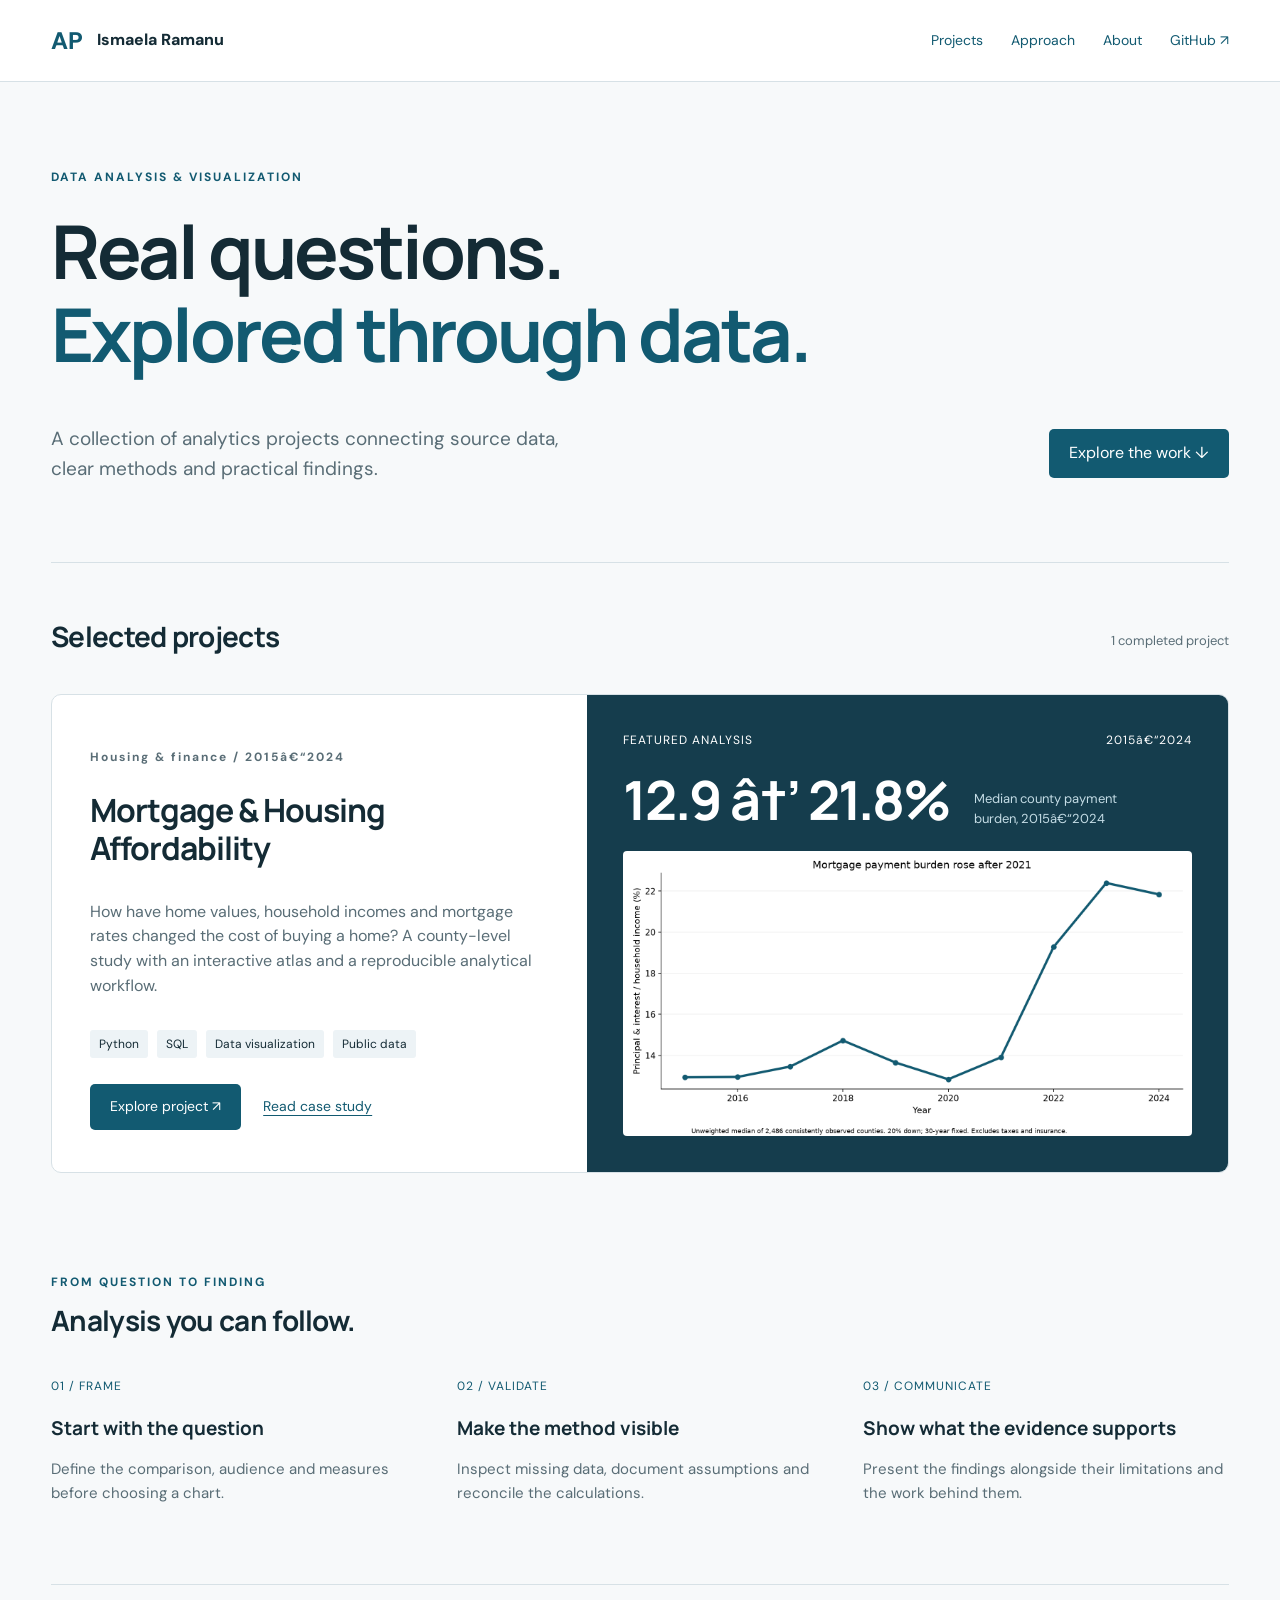
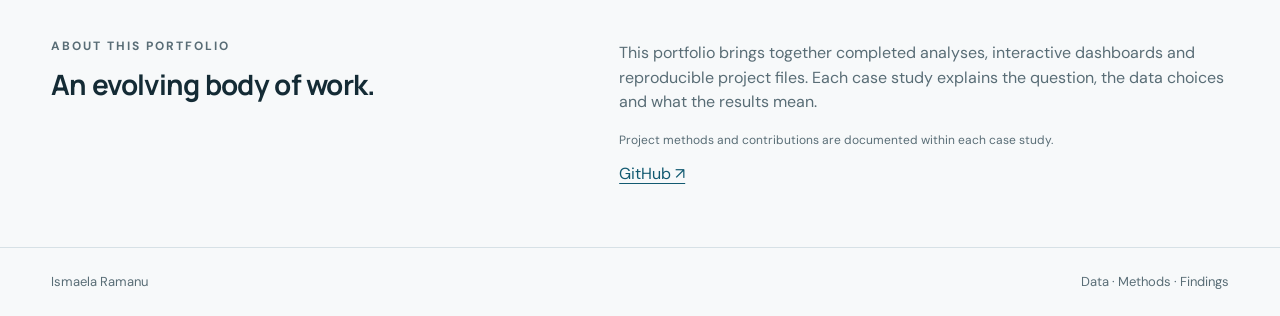
<file: docs/index.html>
<!doctype html><html lang="en"><head><meta charset="utf-8"><meta name="viewport" content="width=device-width,initial-scale=1"><title>Analytics Portfolio</title><meta name="description" content="Analytics projects exploring real questions through data, reproducible analysis and interactive dashboards."><link rel="stylesheet" href="style.css"><link rel="stylesheet" href="portfolio.css"><link rel="icon" type="image/svg+xml" href="data:image/svg+xml,%3Csvg xmlns='http://www.w3.org/2000/svg' viewBox='0 0 32 32'%3E%3Crect width='32' height='32' rx='6' fill='%23142b35'/%3E%3Cpath d='M8 24v-7m8 7V8m8 16V13' stroke='%2395d4e8' stroke-width='4'/%3E%3C/svg%3E"></head><body class="portfolio"><header><a class="brand" href="index.html">AP<span id="brand-name">Analytics Portfolio</span></a><nav><a href="#projects">Projects</a><a href="#approach">Approach</a><a href="#about">About</a><span id="profile-links"></span></nav></header><main><section class="portfolio-intro"><p class="eyebrow" id="profile-title">DATA ANALYSIS & VISUALIZATION</p><h1>Real questions.<br><span>Explored through data.</span></h1><div class="intro-bottom"><p id="profile-bio">A collection of analytics projects connecting source data, clear methods and practical findings.</p><a class="button" href="#projects">Explore the work ↓</a></div></section><section id="projects"><div class="project-heading"><h2>Selected projects</h2><span id="project-count"></span></div><div id="project-list"></div></section><section class="approach" id="approach"><p class="eyebrow">FROM QUESTION TO FINDING</p><h2>Analysis you can follow.</h2><div class="approach-grid"><article><span>01 / FRAME</span><h3>Start with the question</h3><p>Define the comparison, audience and measures before choosing a chart.</p></article><article><span>02 / VALIDATE</span><h3>Make the method visible</h3><p>Inspect missing data, document assumptions and reconcile the calculations.</p></article><article><span>03 / COMMUNICATE</span><h3>Show what the evidence supports</h3><p>Present the findings alongside their limitations and the work behind them.</p></article></div></section><section id="about" class="about-section"><div><p class="eyebrow">ABOUT THIS PORTFOLIO</p><h2 id="about-heading">An evolving body of work.</h2></div><div><p id="about-copy">This portfolio brings together completed analyses, interactive dashboards and reproducible project files. Each case study explains the question, the data choices and what the results mean.</p><p class="note">Project methods and contributions are documented within each case study.</p><div id="about-links"></div></div></section></main><footer><span id="footer-name">Analytics Portfolio</span><span>Data · Methods · Findings</span></footer><script src="portfolio.js" defer></script></body></html>
</file>
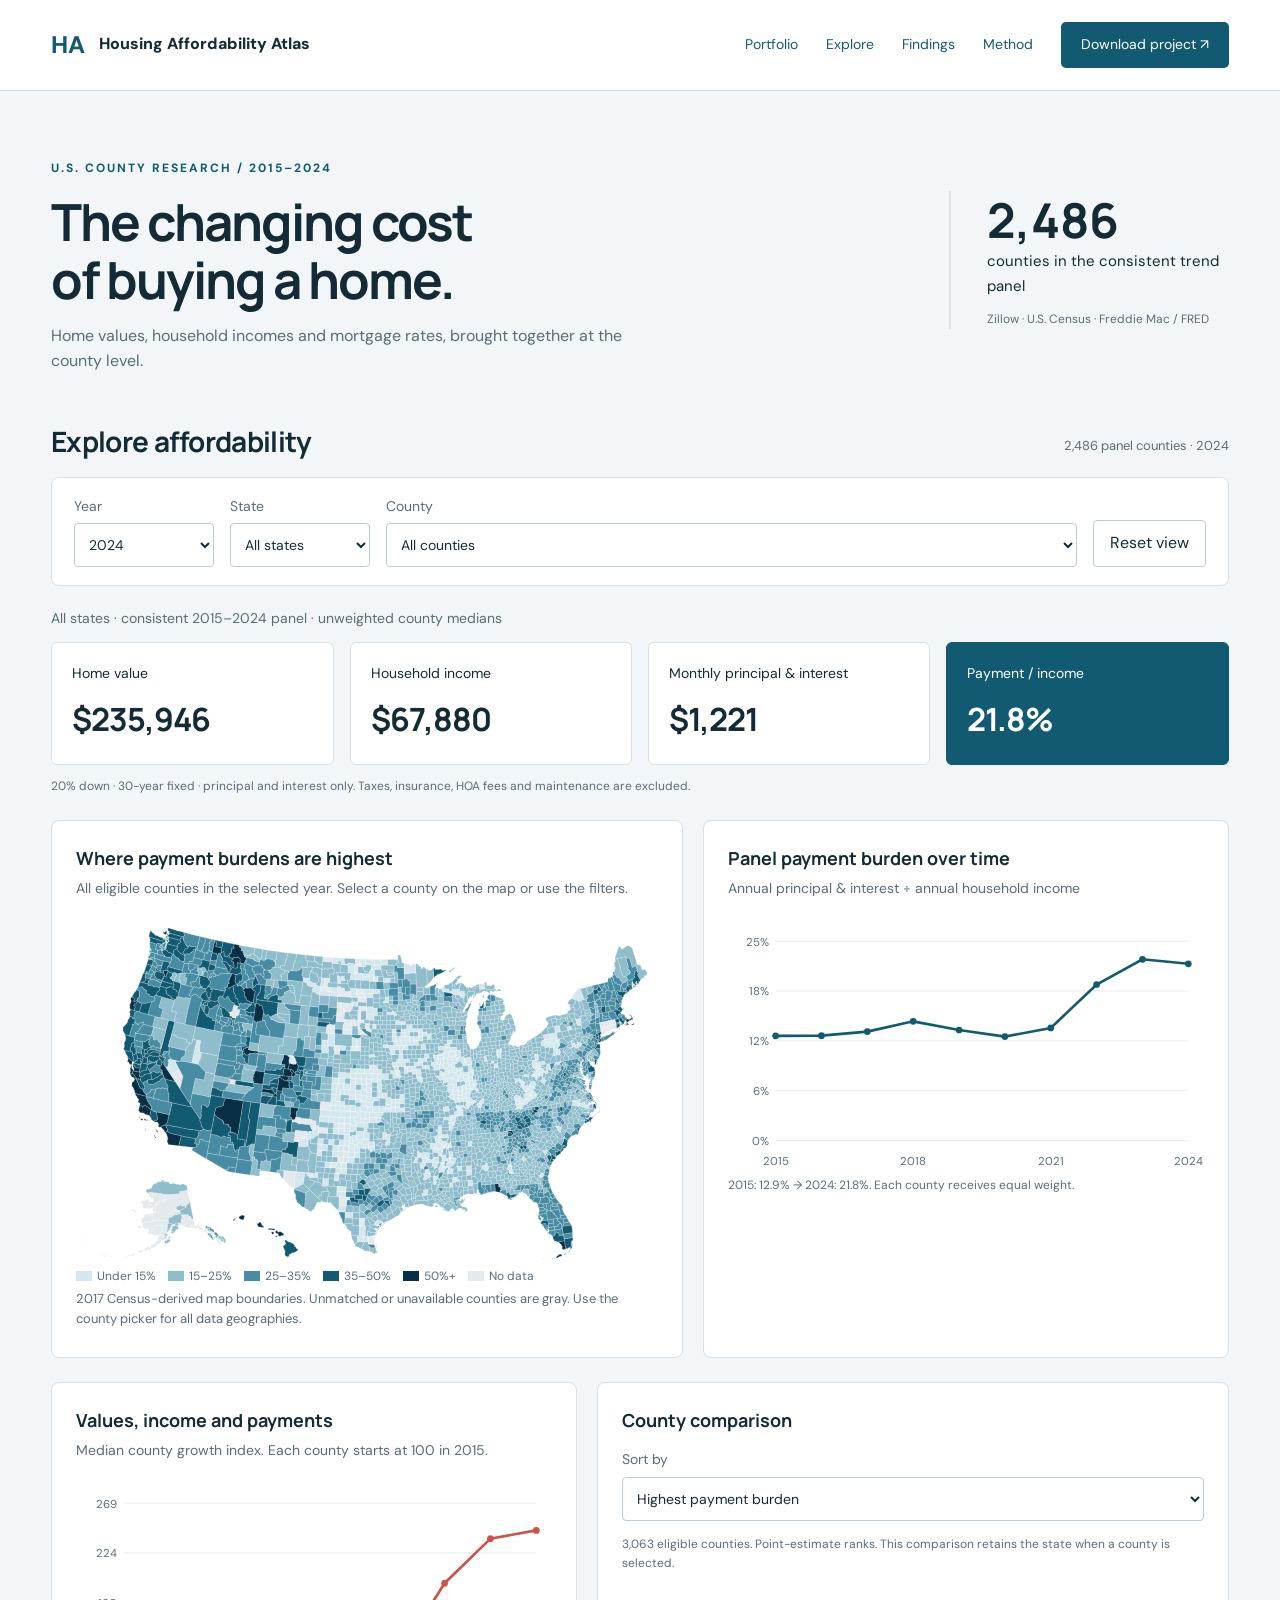
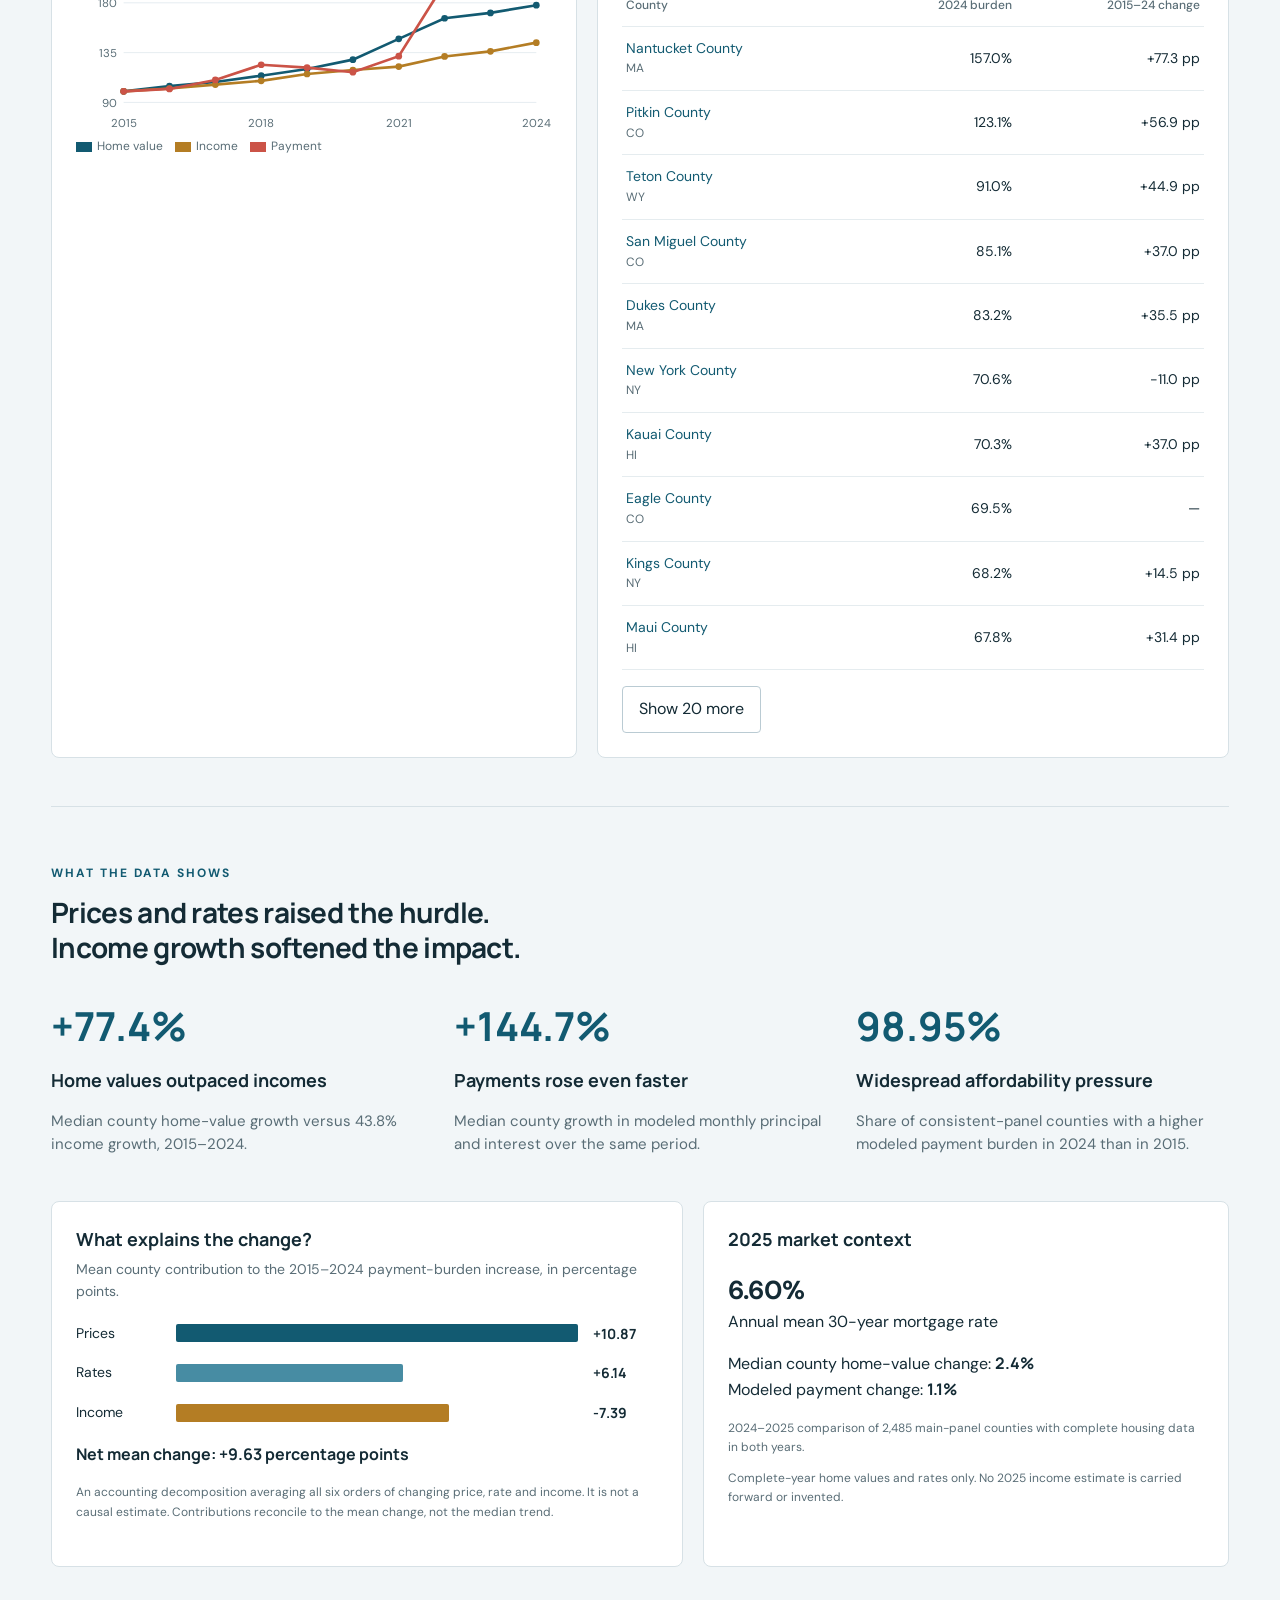
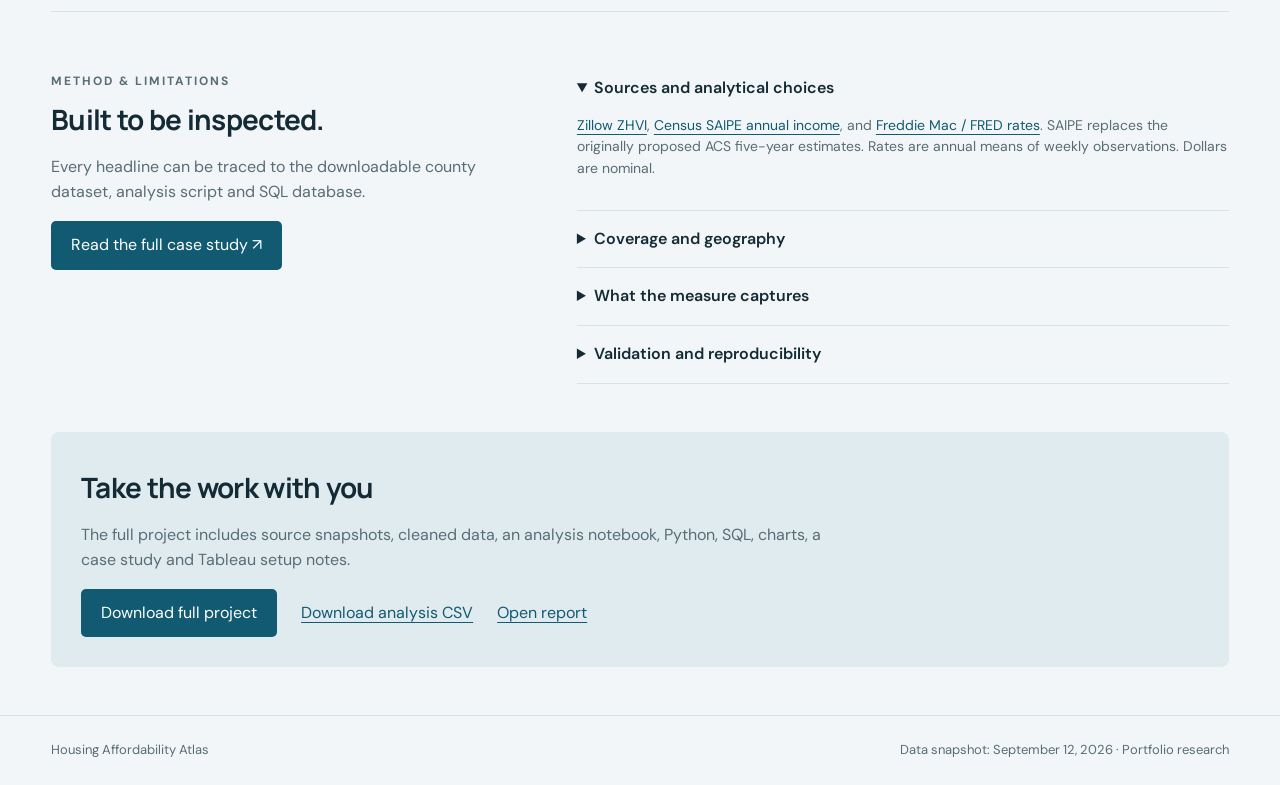
<file: docs/housing.html>
<!doctype html>
<html lang="en"><head><meta charset="utf-8"><meta name="viewport" content="width=device-width,initial-scale=1"><meta name="description" content="Explore how home values, incomes and mortgage rates changed affordability across U.S. counties. Includes reproducible data, Python and SQL."><title>Housing Affordability Atlas</title><link rel="icon" type="image/svg+xml" href="data:image/svg+xml,%3Csvg xmlns='http://www.w3.org/2000/svg' viewBox='0 0 32 32'%3E%3Crect width='32' height='32' rx='6' fill='%23125a71'/%3E%3Cpath d='M6 19L16 9l10 10M10 17v9h12v-9' fill='none' stroke='white' stroke-width='3'/%3E%3C/svg%3E"><link rel="stylesheet" href="style.css"></head>
<body><header><a class="brand" href="#">HA<span>Housing Affordability Atlas</span></a><nav><a href="index.html">Portfolio</a><a href="#explore">Explore</a><a href="#findings">Findings</a><a href="#method">Method</a><a href="mortgage-housing-analytics.zip" class="download">Download project ↗</a></nav></header>
<main><section class="intro"><div><p class="eyebrow">U.S. COUNTY RESEARCH / 2015–2024</p><h1>The changing cost<br>of buying a home.</h1><p class="dek">Home values, household incomes and mortgage rates, brought together at the county level.</p></div><div class="study"><strong>2,486</strong><span>counties in the consistent trend panel</span><p>Zillow · U.S. Census · Freddie Mac / FRED</p></div></section>
<section id="explore"><div class="section-title"><h2>Explore affordability</h2><span id="status">Loading county data…</span></div><div class="filters"><label>Year<select id="year"><option>2024</option></select></label><label>State<select id="state"><option value="">All states</option></select></label><label class="county-filter">County<select id="county"><option value="">All counties</option></select></label><button id="reset">Reset view</button></div><p id="scope" class="scope">Consistent county panel · unweighted county medians</p><div id="kpis" class="kpis"><article><span>Home value</span><strong>$235,946</strong></article><article><span>Household income</span><strong>$67,880</strong></article><article><span>Monthly principal & interest</span><strong>$1,221</strong></article><article class="accent"><span>Payment / income</span><strong>21.8%</strong></article></div>
<p class="note">20% down · 30-year fixed · principal and interest only. Taxes, insurance, HOA fees and maintenance are excluded.</p><div class="charts"><article class="panel"><h3>Where payment burdens are highest</h3><p>All eligible counties in the selected year. Select a county on the map or use the filters.</p><div id="map" class="map"></div><div id="legend" class="legend"></div><p id="map-detail" aria-live="polite">Select a county to inspect its history.</p></article><article class="panel"><h3 id="trend-title">Payment burden over time</h3><p id="trend-subtitle">Annual principal & interest ÷ annual household income</p><div id="trend" class="chart"></div><div id="trend-caption" class="note">2015: 12.9% → 2024: 21.8%</div></article></div><div class="charts secondary"><article class="panel"><h3>Values, income and payments</h3><p>Median county growth index. Each county starts at 100 in 2015.</p><div id="growth" class="chart"></div><div class="legend"><span><i style="background:#125a71"></i>Home value</span><span><i style="background:#b47d24"></i>Income</span><span><i style="background:#cb5347"></i>Payment</span></div></article><article class="panel"><h3>County comparison</h3><div class="table-controls"><label>Sort by<select id="sort"><option value="high">Highest payment burden</option><option value="low">Lowest payment burden</option><option value="growth">Largest burden increase, 2015–2024</option></select></label></div><div id="ranking"></div><button id="more">Show 20 more</button></article></div></section>
<section id="findings" class="findings"><p class="eyebrow">WHAT THE DATA SHOWS</p><h2>Prices and rates raised the hurdle.<br>Income growth softened the impact.</h2><div id="insights" class="insights"></div><div class="charts"><article class="panel"><h3>What explains the change?</h3><p>Mean county contribution to the 2015–2024 payment-burden increase, in percentage points.</p><div id="decomp"></div><p class="note">An accounting decomposition averaging all six orders of changing price, rate and income. It is not a causal estimate. Contributions reconcile to the mean change, not the median trend.</p></article><article class="panel"><h3>2025 market context</h3><div id="context"></div><p class="note">Complete-year home values and rates only. No 2025 income estimate is carried forward or invented.</p></article></div></section>
<section id="method" class="method"><div><p class="eyebrow">METHOD & LIMITATIONS</p><h2>Built to be inspected.</h2><p>Every headline can be traced to the downloadable county dataset, analysis script and SQL database.</p><a class="button" href="report.html">Read the full case study ↗</a></div><div id="method-content"></div></section><section class="resources"><h2>Take the work with you</h2><p>The full project includes source snapshots, cleaned data, an analysis notebook, Python, SQL, charts, a case study and Tableau setup notes.</p><a class="button" href="mortgage-housing-analytics.zip">Download full project</a> <a href="housing_affordability.csv" download>Download analysis CSV</a> <a href="report.html">Open report</a></section></main><footer>Housing Affordability Atlas <span>Data snapshot: September 12, 2026 · Portfolio research</span></footer><script src="app.js" defer></script></body></html>
</file>
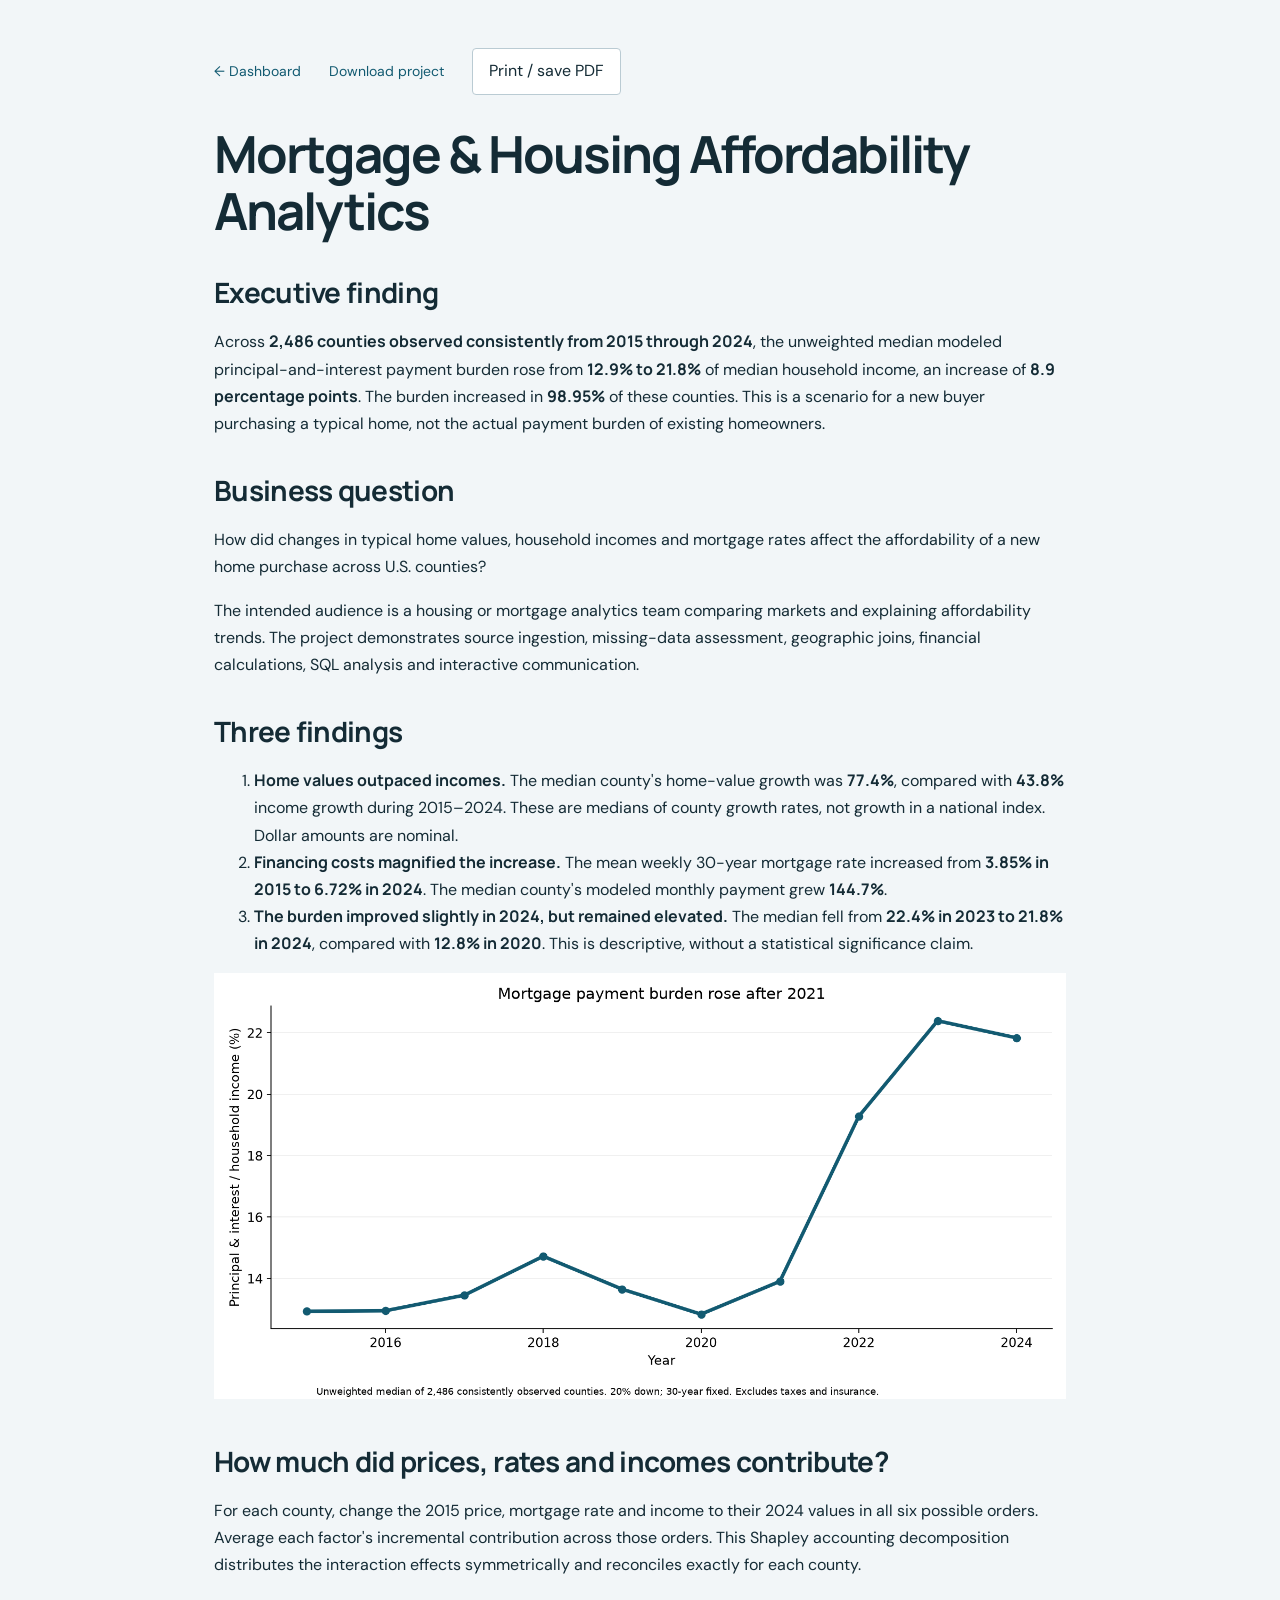
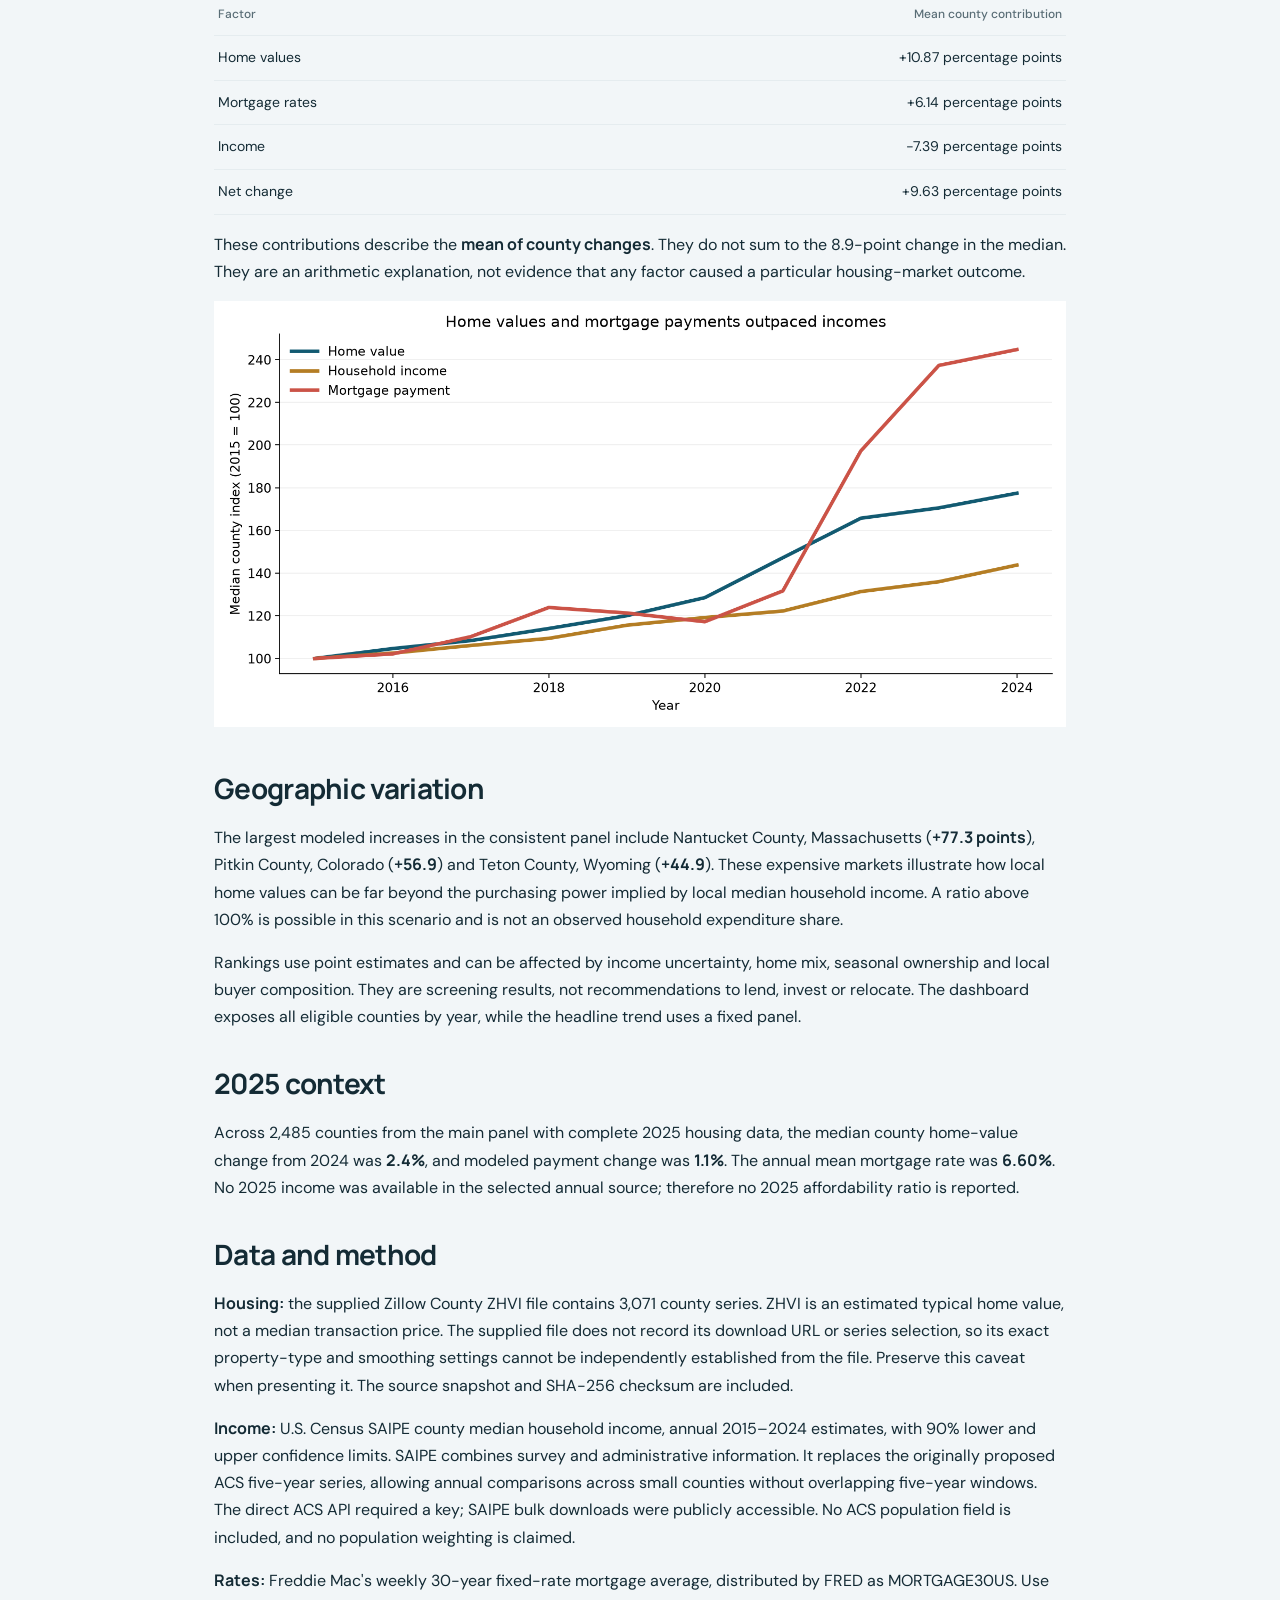
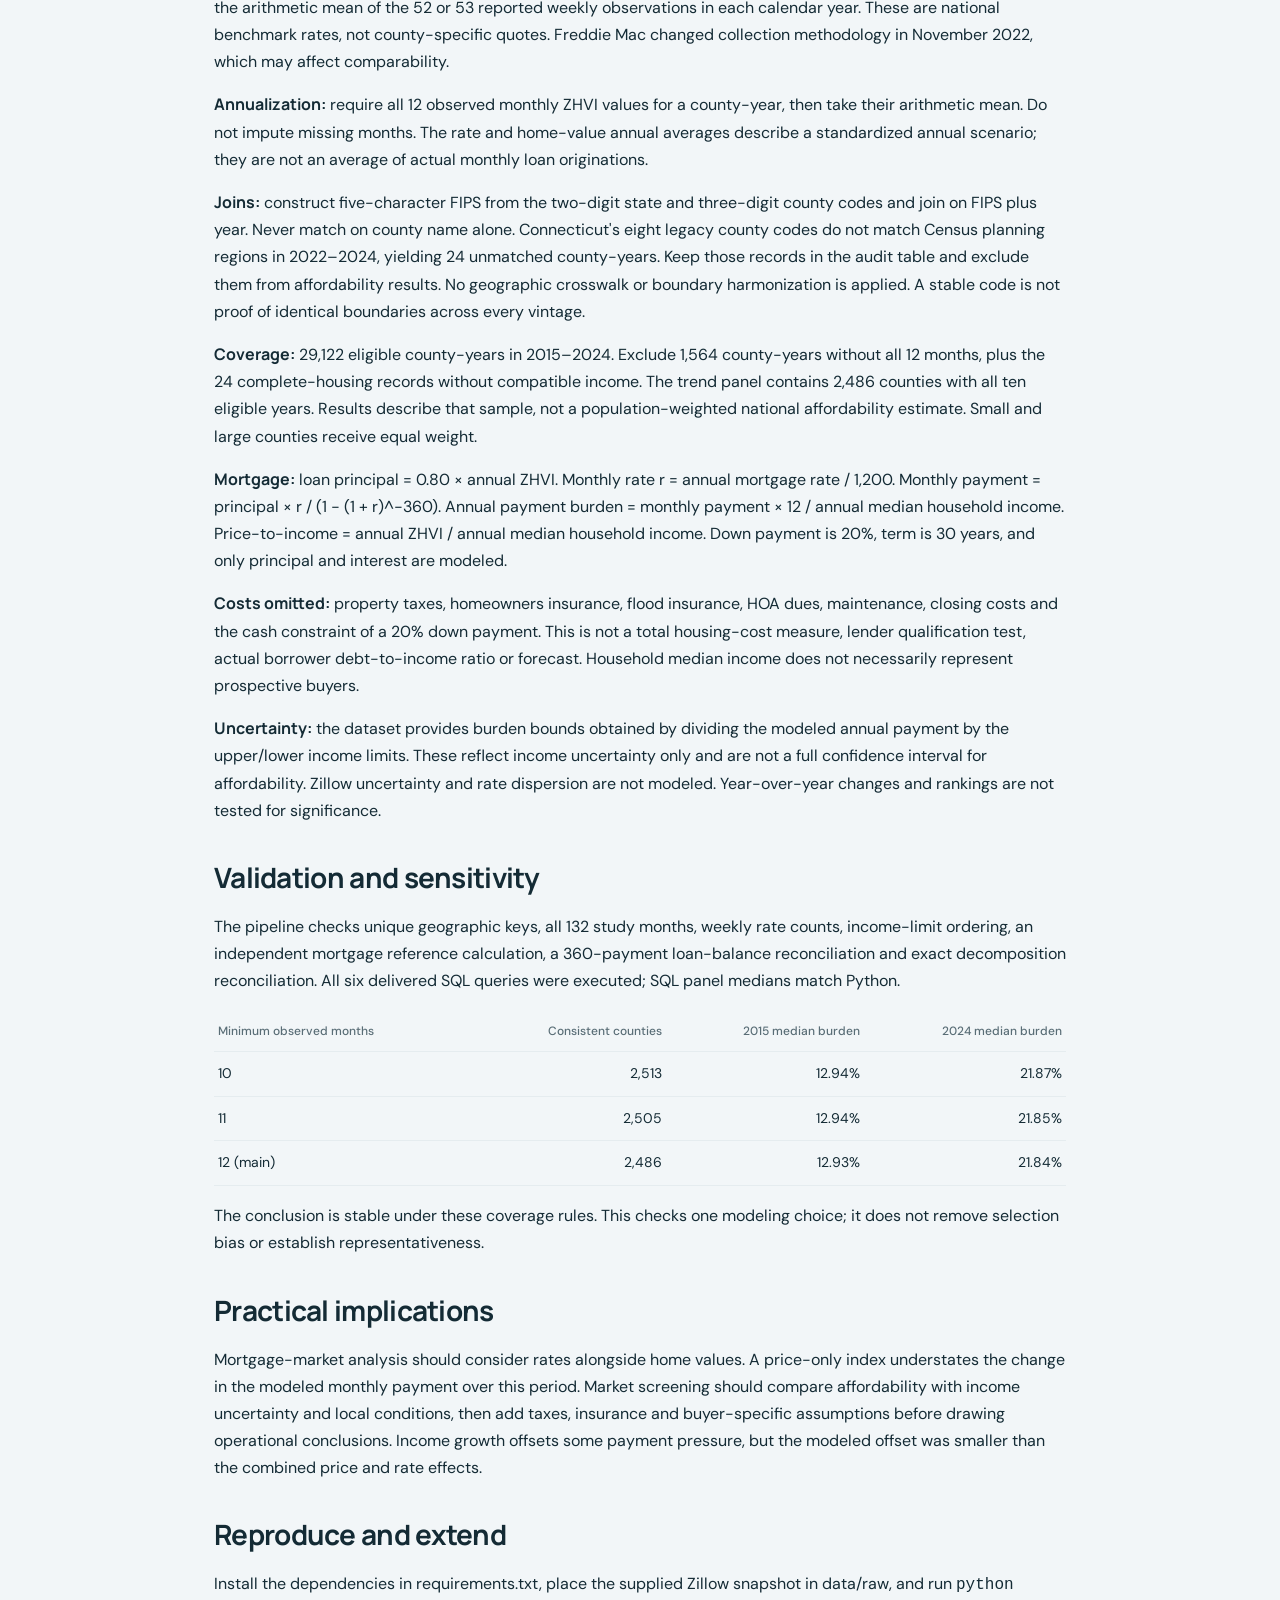
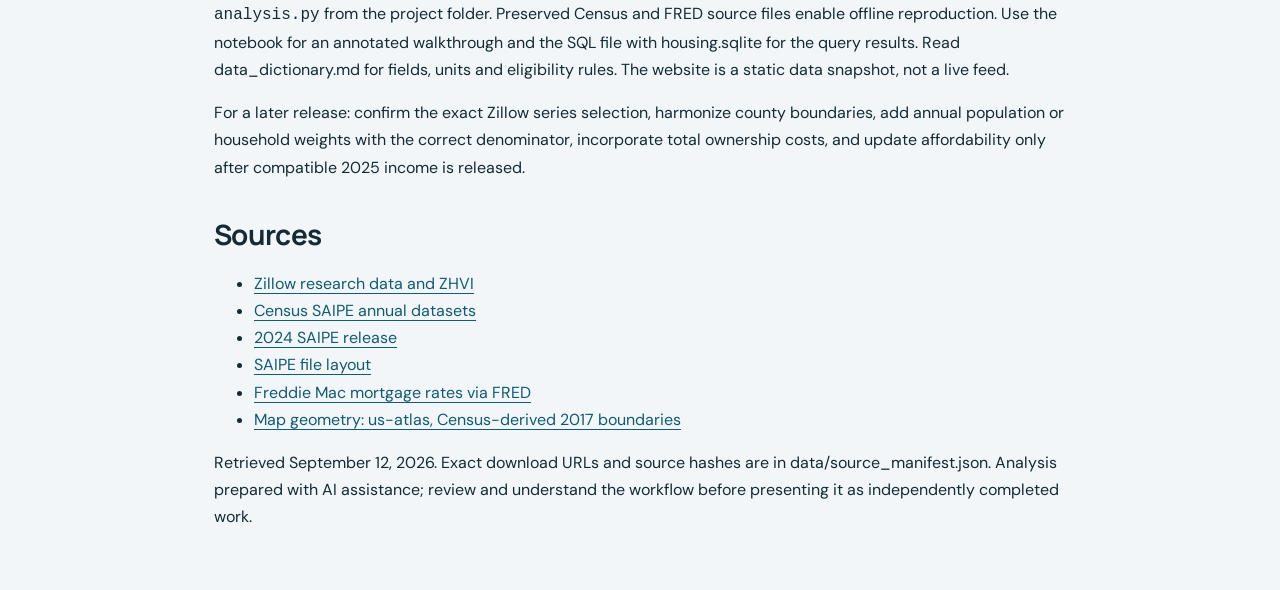
<file: docs/report.html>
<!doctype html><html lang="en"><head><meta charset="utf-8"><meta name="viewport" content="width=device-width,initial-scale=1"><title>Housing Affordability — Case Study</title><link rel="stylesheet" href="style.css"></head><body><article class="report"><nav><a href="housing.html">← Dashboard</a><a href="mortgage-housing-analytics.zip">Download project</a><button onclick="window.print()">Print / save PDF</button></nav><h1>Mortgage &amp; Housing Affordability Analytics</h1>
<h2>Executive finding</h2>
<p>Across <strong>2,486 counties observed consistently from 2015 through 2024</strong>, the unweighted median modeled principal-and-interest payment burden rose from <strong>12.9% to 21.8%</strong> of median household income, an increase of <strong>8.9 percentage points</strong>. The burden increased in <strong>98.95%</strong> of these counties. This is a scenario for a new buyer purchasing a typical home, not the actual payment burden of existing homeowners.</p>
<h2>Business question</h2>
<p>How did changes in typical home values, household incomes and mortgage rates affect the affordability of a new home purchase across U.S. counties?</p>
<p>The intended audience is a housing or mortgage analytics team comparing markets and explaining affordability trends. The project demonstrates source ingestion, missing-data assessment, geographic joins, financial calculations, SQL analysis and interactive communication.</p>
<h2>Three findings</h2>
<ol>
<li><strong>Home values outpaced incomes.</strong> The median county's home-value growth was <strong>77.4%</strong>, compared with <strong>43.8%</strong> income growth during 2015–2024. These are medians of county growth rates, not growth in a national index. Dollar amounts are nominal.</li>
<li><strong>Financing costs magnified the increase.</strong> The mean weekly 30-year mortgage rate increased from <strong>3.85% in 2015 to 6.72% in 2024</strong>. The median county's modeled monthly payment grew <strong>144.7%</strong>.</li>
<li><strong>The burden improved slightly in 2024, but remained elevated.</strong> The median fell from <strong>22.4% in 2023 to 21.8% in 2024</strong>, compared with <strong>12.8% in 2020</strong>. This is descriptive, without a statistical significance claim.</li>
</ol>
<p><img alt="Payment burden trend" src="burden_trend.png" /></p>
<h2>How much did prices, rates and incomes contribute?</h2>
<p>For each county, change the 2015 price, mortgage rate and income to their 2024 values in all six possible orders. Average each factor's incremental contribution across those orders. This Shapley accounting decomposition distributes the interaction effects symmetrically and reconciles exactly for each county.</p>
<table>
<thead>
<tr>
<th>Factor</th>
<th style="text-align: right;">Mean county contribution</th>
</tr>
</thead>
<tbody>
<tr>
<td>Home values</td>
<td style="text-align: right;">+10.87 percentage points</td>
</tr>
<tr>
<td>Mortgage rates</td>
<td style="text-align: right;">+6.14 percentage points</td>
</tr>
<tr>
<td>Income</td>
<td style="text-align: right;">−7.39 percentage points</td>
</tr>
<tr>
<td>Net change</td>
<td style="text-align: right;">+9.63 percentage points</td>
</tr>
</tbody>
</table>
<p>These contributions describe the <strong>mean of county changes</strong>. They do not sum to the 8.9-point change in the median. They are an arithmetic explanation, not evidence that any factor caused a particular housing-market outcome.</p>
<p><img alt="Indexed growth" src="growth.png" /></p>
<h2>Geographic variation</h2>
<p>The largest modeled increases in the consistent panel include Nantucket County, Massachusetts (<strong>+77.3 points</strong>), Pitkin County, Colorado (<strong>+56.9</strong>) and Teton County, Wyoming (<strong>+44.9</strong>). These expensive markets illustrate how local home values can be far beyond the purchasing power implied by local median household income. A ratio above 100% is possible in this scenario and is not an observed household expenditure share.</p>
<p>Rankings use point estimates and can be affected by income uncertainty, home mix, seasonal ownership and local buyer composition. They are screening results, not recommendations to lend, invest or relocate. The dashboard exposes all eligible counties by year, while the headline trend uses a fixed panel.</p>
<h2>2025 context</h2>
<p>Across 2,485 counties from the main panel with complete 2025 housing data, the median county home-value change from 2024 was <strong>2.4%</strong>, and modeled payment change was <strong>1.1%</strong>. The annual mean mortgage rate was <strong>6.60%</strong>. No 2025 income was available in the selected annual source; therefore no 2025 affordability ratio is reported.</p>
<h2>Data and method</h2>
<p><strong>Housing:</strong> the supplied Zillow County ZHVI file contains 3,071 county series. ZHVI is an estimated typical home value, not a median transaction price. The supplied file does not record its download URL or series selection, so its exact property-type and smoothing settings cannot be independently established from the file. Preserve this caveat when presenting it. The source snapshot and SHA-256 checksum are included.</p>
<p><strong>Income:</strong> U.S. Census SAIPE county median household income, annual 2015–2024 estimates, with 90% lower and upper confidence limits. SAIPE combines survey and administrative information. It replaces the originally proposed ACS five-year series, allowing annual comparisons across small counties without overlapping five-year windows. The direct ACS API required a key; SAIPE bulk downloads were publicly accessible. No ACS population field is included, and no population weighting is claimed.</p>
<p><strong>Rates:</strong> Freddie Mac's weekly 30-year fixed-rate mortgage average, distributed by FRED as MORTGAGE30US. Use the arithmetic mean of the 52 or 53 reported weekly observations in each calendar year. These are national benchmark rates, not county-specific quotes. Freddie Mac changed collection methodology in November 2022, which may affect comparability.</p>
<p><strong>Annualization:</strong> require all 12 observed monthly ZHVI values for a county-year, then take their arithmetic mean. Do not impute missing months. The rate and home-value annual averages describe a standardized annual scenario; they are not an average of actual monthly loan originations.</p>
<p><strong>Joins:</strong> construct five-character FIPS from the two-digit state and three-digit county codes and join on FIPS plus year. Never match on county name alone. Connecticut's eight legacy county codes do not match Census planning regions in 2022–2024, yielding 24 unmatched county-years. Keep those records in the audit table and exclude them from affordability results. No geographic crosswalk or boundary harmonization is applied. A stable code is not proof of identical boundaries across every vintage.</p>
<p><strong>Coverage:</strong> 29,122 eligible county-years in 2015–2024. Exclude 1,564 county-years without all 12 months, plus the 24 complete-housing records without compatible income. The trend panel contains 2,486 counties with all ten eligible years. Results describe that sample, not a population-weighted national affordability estimate. Small and large counties receive equal weight.</p>
<p><strong>Mortgage:</strong> loan principal = 0.80 × annual ZHVI. Monthly rate r = annual mortgage rate / 1,200. Monthly payment = principal × r / (1 − (1 + r)^−360). Annual payment burden = monthly payment × 12 / annual median household income. Price-to-income = annual ZHVI / annual median household income. Down payment is 20%, term is 30 years, and only principal and interest are modeled.</p>
<p><strong>Costs omitted:</strong> property taxes, homeowners insurance, flood insurance, HOA dues, maintenance, closing costs and the cash constraint of a 20% down payment. This is not a total housing-cost measure, lender qualification test, actual borrower debt-to-income ratio or forecast. Household median income does not necessarily represent prospective buyers.</p>
<p><strong>Uncertainty:</strong> the dataset provides burden bounds obtained by dividing the modeled annual payment by the upper/lower income limits. These reflect income uncertainty only and are not a full confidence interval for affordability. Zillow uncertainty and rate dispersion are not modeled. Year-over-year changes and rankings are not tested for significance.</p>
<h2>Validation and sensitivity</h2>
<p>The pipeline checks unique geographic keys, all 132 study months, weekly rate counts, income-limit ordering, an independent mortgage reference calculation, a 360-payment loan-balance reconciliation and exact decomposition reconciliation. All six delivered SQL queries were executed; SQL panel medians match Python.</p>
<table>
<thead>
<tr>
<th>Minimum observed months</th>
<th style="text-align: right;">Consistent counties</th>
<th style="text-align: right;">2015 median burden</th>
<th style="text-align: right;">2024 median burden</th>
</tr>
</thead>
<tbody>
<tr>
<td>10</td>
<td style="text-align: right;">2,513</td>
<td style="text-align: right;">12.94%</td>
<td style="text-align: right;">21.87%</td>
</tr>
<tr>
<td>11</td>
<td style="text-align: right;">2,505</td>
<td style="text-align: right;">12.94%</td>
<td style="text-align: right;">21.85%</td>
</tr>
<tr>
<td>12 (main)</td>
<td style="text-align: right;">2,486</td>
<td style="text-align: right;">12.93%</td>
<td style="text-align: right;">21.84%</td>
</tr>
</tbody>
</table>
<p>The conclusion is stable under these coverage rules. This checks one modeling choice; it does not remove selection bias or establish representativeness.</p>
<h2>Practical implications</h2>
<p>Mortgage-market analysis should consider rates alongside home values. A price-only index understates the change in the modeled monthly payment over this period. Market screening should compare affordability with income uncertainty and local conditions, then add taxes, insurance and buyer-specific assumptions before drawing operational conclusions. Income growth offsets some payment pressure, but the modeled offset was smaller than the combined price and rate effects.</p>
<h2>Reproduce and extend</h2>
<p>Install the dependencies in requirements.txt, place the supplied Zillow snapshot in data/raw, and run <code>python analysis.py</code> from the project folder. Preserved Census and FRED source files enable offline reproduction. Use the notebook for an annotated walkthrough and the SQL file with housing.sqlite for the query results. Read data_dictionary.md for fields, units and eligibility rules. The website is a static data snapshot, not a live feed.</p>
<p>For a later release: confirm the exact Zillow series selection, harmonize county boundaries, add annual population or household weights with the correct denominator, incorporate total ownership costs, and update affordability only after compatible 2025 income is released.</p>
<h2>Sources</h2>
<ul>
<li><a href="https://www.zillow.com/research/data/">Zillow research data and ZHVI</a></li>
<li><a href="https://www.census.gov/programs-surveys/saipe/data/datasets.html">Census SAIPE annual datasets</a></li>
<li><a href="https://www.census.gov/data/datasets/2024/demo/saipe/2024-state-and-county.html">2024 SAIPE release</a></li>
<li><a href="https://www2.census.gov/programs-surveys/saipe/technical-documentation/file-layouts/state-county/2024-estimate-layout.txt">SAIPE file layout</a></li>
<li><a href="https://fred.stlouisfed.org/series/MORTGAGE30US">Freddie Mac mortgage rates via FRED</a></li>
<li><a href="https://github.com/topojson/us-atlas">Map geometry: us-atlas, Census-derived 2017 boundaries</a></li>
</ul>
<p>Retrieved September 12, 2026. Exact download URLs and source hashes are in data/source_manifest.json. Analysis prepared with AI assistance; review and understand the workflow before presenting it as independently completed work.</p></article></body></html>
</file>
<file: docs/style.css>
@import url('https://fonts.googleapis.com/css2?family=DM+Sans:wght@400;500;600;700&family=Manrope:wght@400;500;600;700;800&display=swap');
:root{--ink:#142b35;--muted:#596d76;--teal:#125a71;--line:#d7e1e6;--paper:#f2f6f8}*{box-sizing:border-box}html{scroll-behavior:smooth;scroll-padding-top:24px}body{margin:0;background:var(--paper);color:var(--ink);font:16px/1.55 'DM Sans',Arial,sans-serif}a{color:var(--teal);text-underline-offset:4px}button,select{font:inherit}button,a,select{touch-action:manipulation}button:focus-visible,a:focus-visible,select:focus-visible{outline:3px solid #d29232;outline-offset:4px}header{padding:22px 4%;display:flex;align-items:center;justify-content:space-between;background:#fff;border-bottom:1px solid var(--line);gap:24px}.brand{display:flex;align-items:center;gap:14px;font-weight:800;text-decoration:none;font-size:24px}.brand span{font-size:16px;color:var(--ink)}nav{display:flex;gap:28px;align-items:center}nav a{font-size:14px;text-decoration:none}.download,.button{background:var(--teal);color:white;padding:12px 20px;text-decoration:none;border-radius:5px;display:inline-block}main{max-width:1440px;margin:auto;padding:0 4%}.intro{display:flex;justify-content:space-between;gap:40px;align-items:center;padding:56px 0 42px}.eyebrow{font-size:12px;font-weight:700;letter-spacing:2px;color:var(--teal)}h1,h2,h3,strong{font-family:'Manrope',Arial,sans-serif}h1{font-size:clamp(36px,4vw,58px);line-height:1.12;letter-spacing:-2px;margin:16px 0}h2{font-size:28px;line-height:1.25;margin:8px 0 18px;letter-spacing:-.7px}h3{font-size:18px;margin:0 0 5px}.dek{color:var(--muted);max-width:590px;margin-bottom:0}.study{border-left:2px solid var(--line);padding-left:36px;width:280px}.study strong{display:block;font-size:48px;line-height:1.2}.study span{font-size:15px}.study p{font-size:12px;color:var(--muted);margin-bottom:0}.section-title{display:flex;justify-content:space-between;align-items:center;gap:20px}.section-title span{font-size:13px;color:var(--muted)}.filters{display:flex;align-items:end;gap:16px;padding:18px 22px;background:#fff;border:1px solid var(--line);border-radius:8px}.filters label{min-width:140px}.county-filter{flex:1}label{display:flex;flex-direction:column;gap:6px;font-size:14px;color:var(--muted)}select{border:1px solid #bacbd3;border-radius:4px;background:white;color:var(--ink);padding:10px;max-width:100%;width:100%;min-height:44px}button{border:1px solid #bacbd3;color:var(--ink);border-radius:4px;background:white;padding:10px 16px;cursor:pointer;min-height:44px}button:hover{background:#eaf1f4}.scope{font-size:14px;margin:22px 0 12px;color:var(--muted)}.kpis{display:grid;grid-template-columns:repeat(4,1fr);gap:16px}.kpis article{background:#fff;border:1px solid var(--line);border-radius:6px;padding:20px}.kpis span{font-size:14px;display:block}.kpis strong{display:block;font-size:32px;margin-top:10px;letter-spacing:-1px}.kpis .accent{background:var(--teal);color:white;border-color:var(--teal)}.note{font-size:12px;color:var(--muted);line-height:1.6}.charts{display:grid;grid-template-columns:1.2fr 1fr;gap:20px;margin:24px 0}.panel{background:white;border:1px solid var(--line);padding:24px;border-radius:8px;min-width:0}.panel>p{font-size:14px;color:var(--muted);margin:4px 0 20px}.panel>p.note{font-size:12px}.chart svg,.map svg{display:block;width:100%;height:auto}.map{min-height:220px}.chart{min-height:220px}.legend{display:flex;align-items:center;gap:12px;flex-wrap:wrap;font-size:12px;color:var(--muted)}.legend span{display:flex;align-items:center;gap:5px}.legend i{width:16px;height:10px;display:inline-block}.secondary{grid-template-columns:1fr 1.2fr}table{border-collapse:collapse;width:100%;font-size:14px}td,th{padding:11px 4px;border-bottom:1px solid #e5ecef;text-align:right}td:first-child,th:first-child{text-align:left}th{font-weight:500;color:var(--muted);font-size:12px}td button{background:none;border:0;text-align:left;padding:0;min-height:28px;color:var(--teal);font-size:14px}td small{display:block;color:var(--muted);font-size:12px}.table-controls{margin:14px 0}.table-controls select{font-size:14px}.findings{padding:45px 0 20px;border-top:1px solid var(--line);margin-top:48px}.insights{display:grid;grid-template-columns:repeat(3,1fr);gap:30px;margin:30px 0}.insights strong{font-size:40px;color:var(--teal)}.insights h3{margin-top:10px}.insights p{font-size:15px;color:var(--muted)}.method{display:grid;grid-template-columns:1fr 1.4fr;gap:60px;border-top:1px solid var(--line);padding:48px 0}.method p{color:var(--muted)}details{border-bottom:1px solid var(--line);padding:16px 0}summary{font-weight:600;cursor:pointer}details p,details li{font-size:14px}.resources{background:#e0ebf0;padding:30px;border-radius:8px;margin-bottom:48px}.resources a{margin-right:20px}.resources p{max-width:740px;color:var(--muted)}footer{display:flex;justify-content:space-between;border-top:1px solid var(--line);padding:24px 4%;font-size:13px;color:var(--muted)}#more{margin-top:16px}#map-detail{min-height:44px;margin-bottom:0;font-size:13px}.decomp-row{display:grid;grid-template-columns:90px 1fr 65px;gap:10px;align-items:center;margin:18px 0;font-size:14px}.decomp-bar{height:18px;border-radius:2px}.context-value{font-size:26px;font-weight:700}.error{color:#a43428}.report{max-width:900px;margin:auto;padding:48px 24px}.report img{max-width:100%}.report h2{margin-top:36px}.report table{font-size:14px}.report p,.report li{line-height:1.7}.report pre{overflow:auto;background:#e5edf0;padding:18px;font-size:14px}.report nav{margin-bottom:30px}
@media(max-width:900px){header{flex-wrap:wrap}nav{gap:18px}.intro{padding-top:36px}.study{display:none}.charts,.secondary,.method{grid-template-columns:1fr}.kpis{grid-template-columns:repeat(2,1fr)}.filters{flex-wrap:wrap}.county-filter{min-width:200px}.insights{gap:18px}h1{letter-spacing:-1px}footer{gap:20px}.method{gap:18px}}@media(max-width:560px){main{padding:0 5%}header{padding:18px 5%}.brand span{font-size:14px}nav{flex-wrap:wrap;gap:16px}nav .download{padding:8px 12px}.intro{padding:28px 0}.section-title{align-items:start;flex-direction:column;gap:0;margin-bottom:16px}.filters{padding:14px;gap:12px}.filters label{flex:1;min-width:110px}.filters .county-filter{flex-basis:100%}.kpis{gap:10px}.kpis article{padding:15px}.kpis strong{font-size:26px}.panel{padding:17px}.insights{grid-template-columns:1fr;gap:6px}.insights strong{font-size:34px}.insights p{margin-top:6px}h2{font-size:25px}.resources{padding:22px}.resources a{display:inline-block;margin-bottom:12px}footer{flex-direction:column}.map,.chart{min-height:140px}td,th{font-size:12px}.report{padding:28px 18px}}
</file>
<file: docs/portfolio.css>
.portfolio{background:#f7f9fa}.portfolio-intro{padding:74px 0 60px;border-bottom:1px solid var(--line)}.portfolio-intro h1{font-size:clamp(42px,5.8vw,80px);max-width:1050px;font-weight:700;margin:22px 0 30px;letter-spacing:-3px}.portfolio-intro h1 span{color:var(--teal)}.intro-bottom{display:flex;justify-content:space-between;align-items:center;gap:40px}.intro-bottom p{max-width:550px;font-size:19px;color:var(--muted)}.project-heading{display:flex;justify-content:space-between;align-items:center;margin:48px 0 22px}.project-heading span{font-size:13px;color:var(--muted)}.project-card{display:grid;grid-template-columns:1fr 1.2fr;background:#fff;border:1px solid var(--line);border-radius:10px;overflow:hidden;margin-bottom:28px}.project-copy{padding:38px;display:flex;flex-direction:column;justify-content:center}.project-copy h3{font-size:32px;line-height:1.2;letter-spacing:-1px;margin:12px 0 16px}.project-copy p{color:var(--muted)}.project-tags{display:flex;flex-wrap:wrap;gap:9px;margin:15px 0 26px}.project-tags span{font-size:12px;background:#edf3f6;padding:5px 9px;border-radius:3px}.project-links{display:flex;gap:22px;align-items:center;flex-wrap:wrap;font-size:14px}.project-visual{background:#153d4d;padding:36px;display:flex;flex-direction:column;justify-content:center;color:#fff}.project-visual img{width:100%;height:auto;border-radius:4px}.visual-top{display:flex;justify-content:space-between;gap:20px;font-size:12px;letter-spacing:1px;margin-bottom:20px}.visual-stat{display:flex;gap:24px;align-items:end;margin-bottom:22px}.visual-stat strong{font-size:54px;line-height:1.1;letter-spacing:-2px}.visual-stat span{font-size:13px;max-width:160px;color:#c4dce5}.approach{padding:60px 0 40px}.approach-grid{display:grid;grid-template-columns:repeat(3,1fr);gap:40px;margin-top:35px}.approach-grid article>span{font-size:12px;letter-spacing:1px;color:var(--teal)}.approach-grid h3{margin-top:16px;font-size:19px}.approach-grid p{font-size:15px;color:var(--muted)}.about-section{display:grid;grid-template-columns:1fr 1.2fr;gap:60px;padding:40px 0 60px;border-top:1px solid var(--line);margin-top:24px}.about-section p{color:var(--muted)}#profile-links{display:flex;gap:20px}#about-links a{margin-right:20px}@media(max-width:800px){.project-card{grid-template-columns:1fr}.portfolio-intro{padding:40px 0}.portfolio-intro h1{letter-spacing:-2px}.intro-bottom{align-items:start;flex-direction:column;gap:10px}.project-copy{padding:26px}.project-visual{padding:26px}.approach-grid{grid-template-columns:1fr;gap:20px}.about-section{grid-template-columns:1fr;gap:10px}}@media(max-width:500px){.portfolio-intro h1{font-size:42px}.project-copy h3{font-size:28px}.visual-stat strong{font-size:44px}.visual-stat{gap:18px}.project-heading{margin-top:32px}}
</file>
